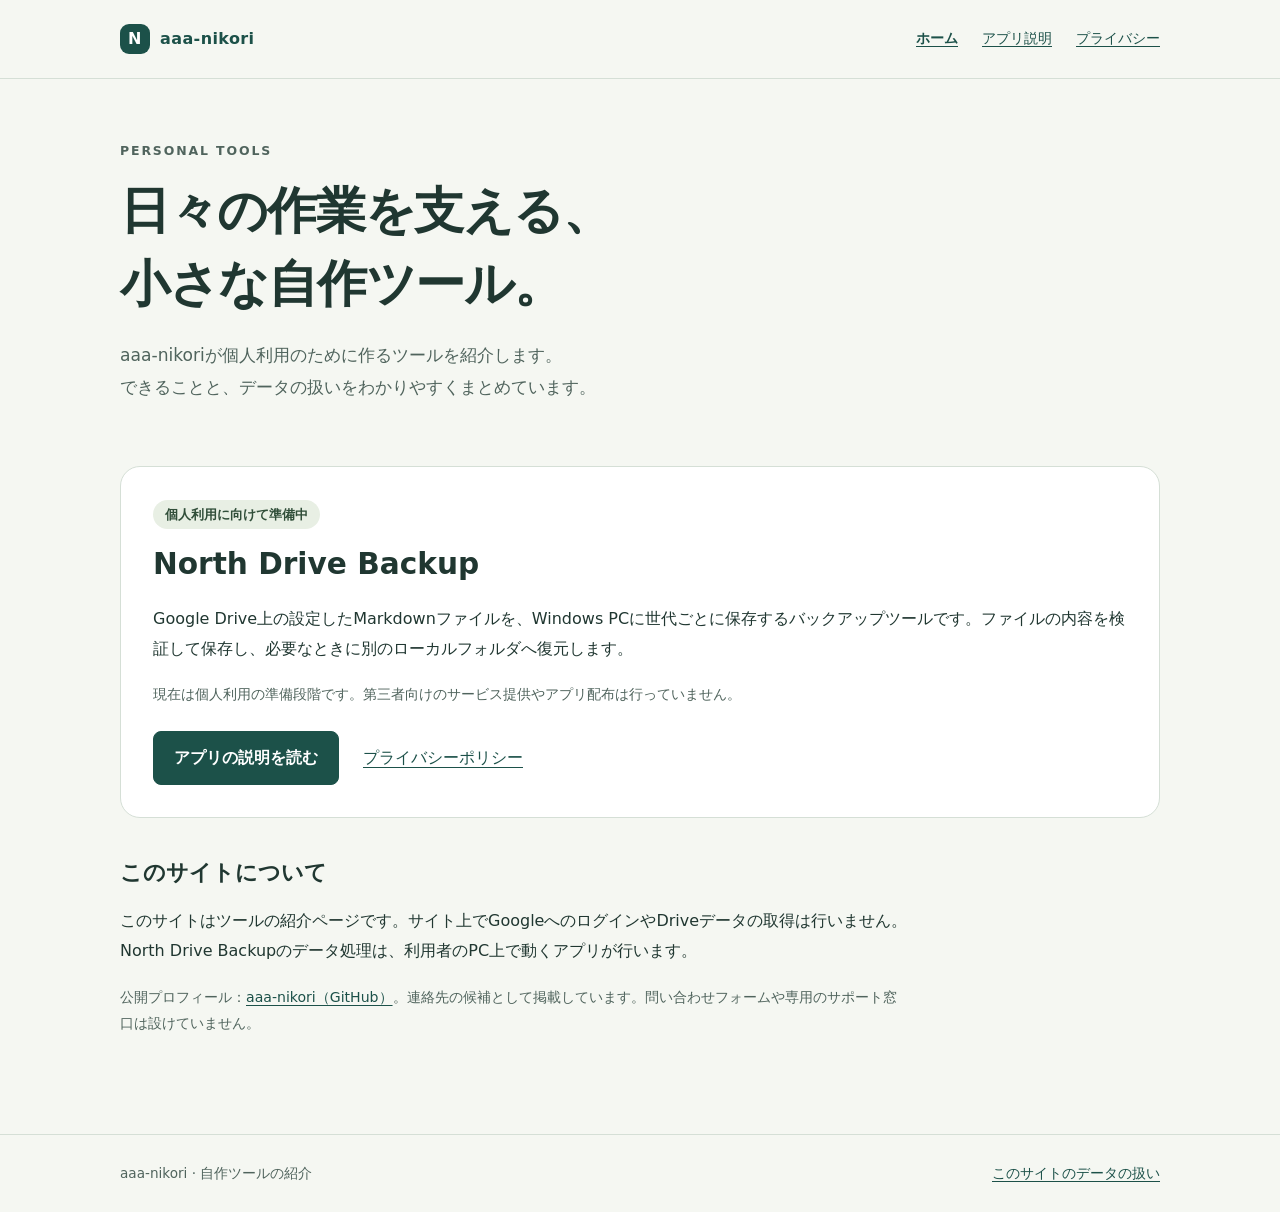
<file: index.html>
<!doctype html>
<html lang="ja">
<head>
  <meta charset="utf-8">
  <meta name="viewport" content="width=device-width, initial-scale=1">
  <meta name="description" content="aaa-nikoriの自作ツール紹介。個人利用のために準備しているNorth Drive Backupの機能とデータの扱いを紹介します。">
  <meta name="referrer" content="no-referrer">
  <meta http-equiv="Content-Security-Policy" content="default-src 'none'; style-src 'self'; img-src 'self'; base-uri 'none'; form-action 'none'">
  <title>自作ツールの紹介 | aaa-nikori</title>
  <link rel="icon" href="assets/favicon.svg" type="image/svg+xml">
  <link rel="stylesheet" href="assets/style.css">
</head>
<body>
  <a class="skip-link" href="#main">本文へ移動</a>
  <header class="site-header">
    <div class="wrap header-inner">
      <a class="brand" href="index.html"><span class="brand-mark" aria-hidden="true">N</span>aaa-nikori</a>
      <nav class="nav" aria-label="メインナビゲーション">
        <a href="index.html" aria-current="page">ホーム</a>
        <a href="north-drive-backup/index.html">アプリ説明</a>
        <a href="north-drive-backup/privacy.html">プライバシー</a>
      </nav>
    </div>
  </header>
  <main id="main" class="wrap">
    <div class="hero">
      <p class="eyebrow" lang="en">Personal tools</p>
      <h1>日々の作業を支える、<br>小さな自作ツール。</h1>
      <p class="lead">aaa-nikoriが個人利用のために作るツールを紹介します。<br>できることと、データの扱いをわかりやすくまとめています。</p>
    </div>
    <section aria-labelledby="tool-title" class="tool-card">
      <span class="badge">個人利用に向けて準備中</span>
      <h2 id="tool-title" lang="en">North Drive Backup</h2>
      <p>Google Drive上の設定したMarkdownファイルを、Windows PCに世代ごとに保存するバックアップツールです。ファイルの内容を検証して保存し、必要なときに別のローカルフォルダへ復元します。</p>
      <p class="small">現在は個人利用の準備段階です。第三者向けのサービス提供やアプリ配布は行っていません。</p>
      <div class="actions">
        <a class="button" href="north-drive-backup/index.html">アプリの説明を読む</a>
        <a href="north-drive-backup/privacy.html">プライバシーポリシー</a>
      </div>
    </section>
    <section class="section reading" aria-labelledby="about-title">
      <h2 id="about-title">このサイトについて</h2>
      <p>このサイトはツールの紹介ページです。サイト上でGoogleへのログインやDriveデータの取得は行いません。North Drive Backupのデータ処理は、利用者のPC上で動くアプリが行います。</p>
      <p class="small">公開プロフィール：<a href="https://github.com/aaa-nikori">aaa-nikori（GitHub）</a>。連絡先の候補として掲載しています。問い合わせフォームや専用のサポート窓口は設けていません。</p>
    </section>
  </main>
  <footer class="site-footer">
    <div class="wrap footer-inner">
      <p>aaa-nikori · 自作ツールの紹介</p>
      <a href="north-drive-backup/privacy.html#website">このサイトのデータの扱い</a>
    </div>
  </footer>
</body>
</html>
</file>
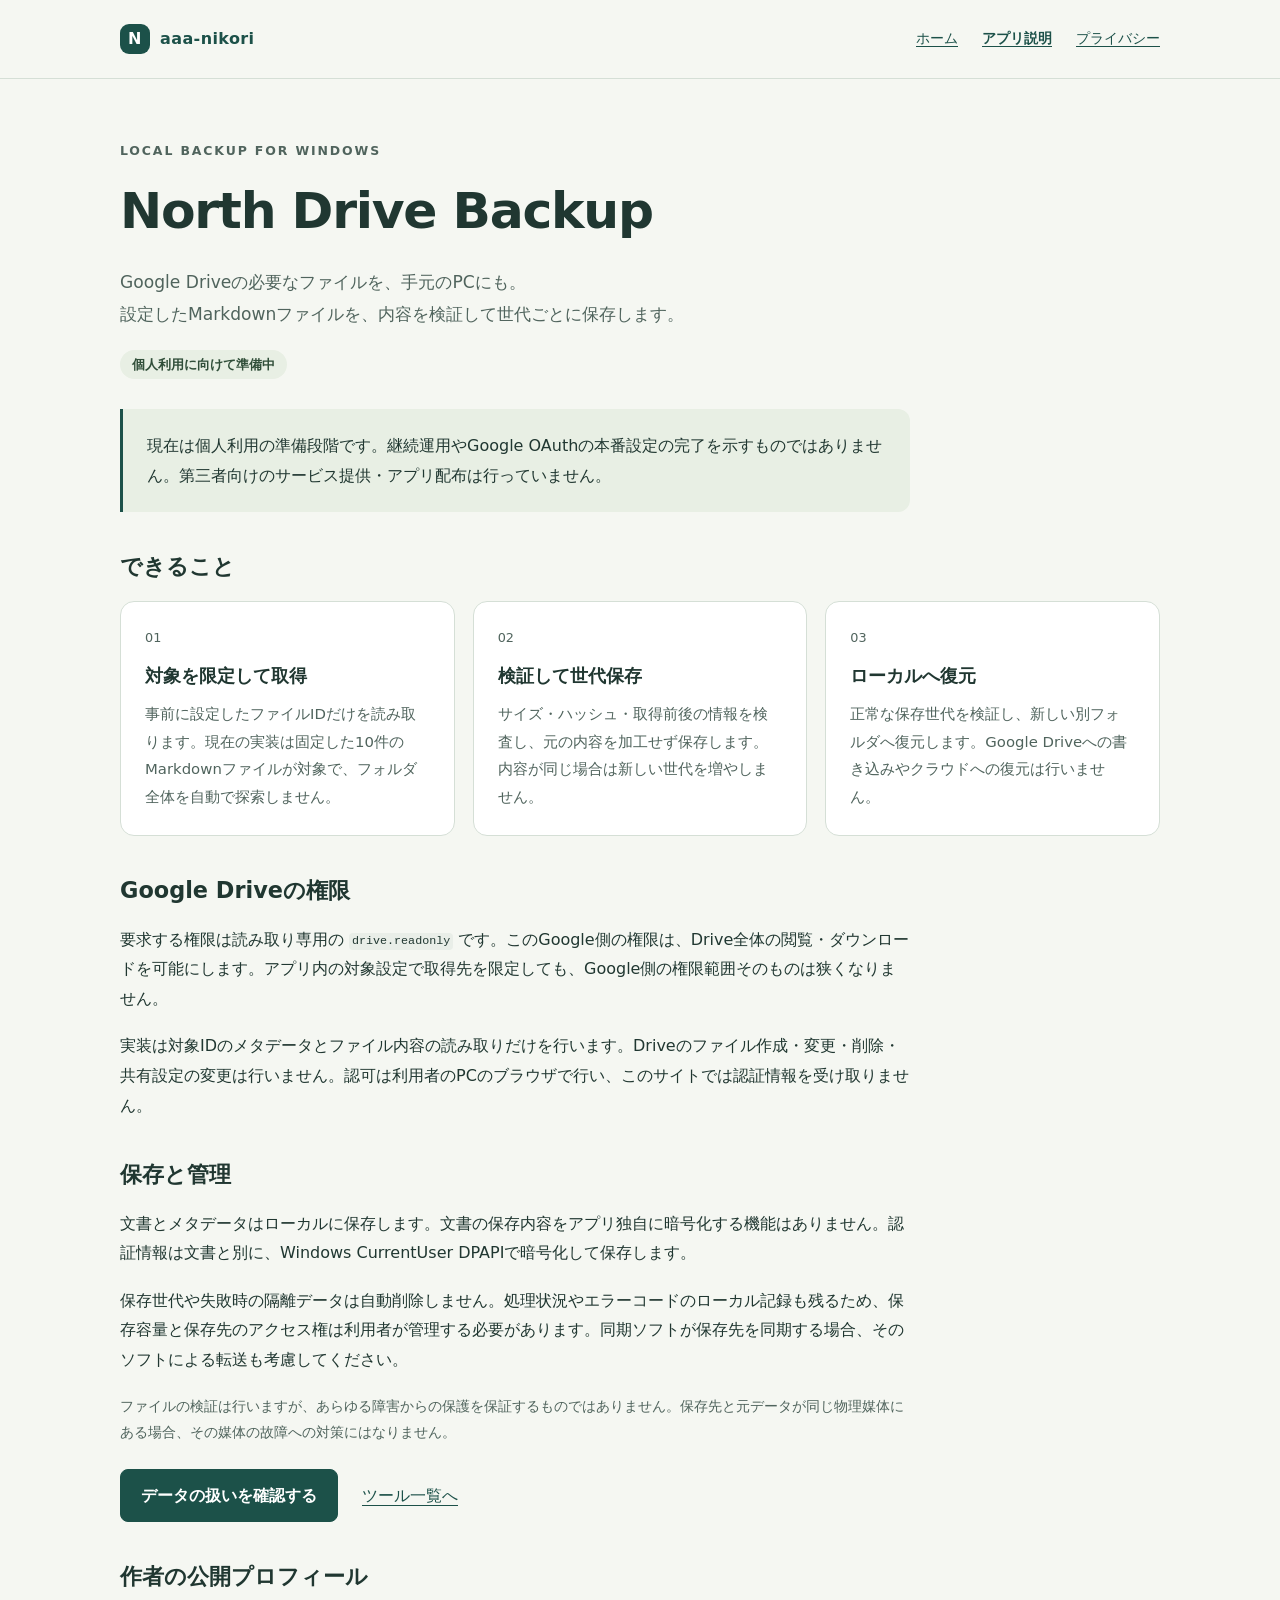
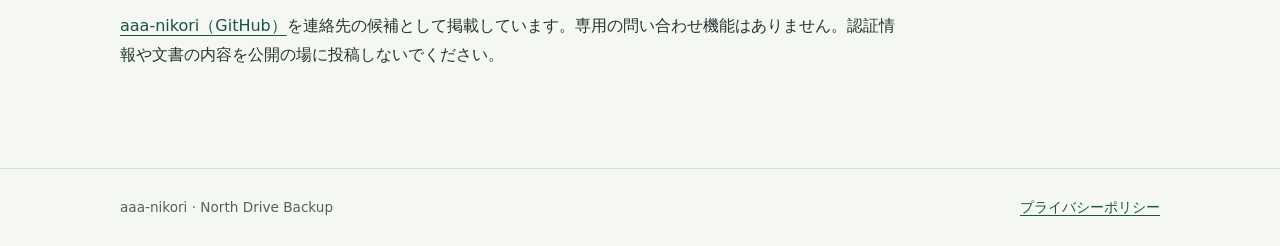
<file: north-drive-backup/index.html>
<!doctype html>
<html lang="ja">
<head>
  <meta charset="utf-8">
  <meta name="viewport" content="width=device-width, initial-scale=1">
  <meta name="description" content="North Drive Backupは、設定したGoogle DriveのMarkdownファイルをWindows PCへ世代保存する、個人利用の準備中のバックアップツールです。">
  <meta name="referrer" content="no-referrer">
  <meta http-equiv="Content-Security-Policy" content="default-src 'none'; style-src 'self'; img-src 'self'; base-uri 'none'; form-action 'none'">
  <title>North Drive Backup | アプリ説明</title>
  <link rel="icon" href="../assets/favicon.svg" type="image/svg+xml">
  <link rel="stylesheet" href="../assets/style.css">
</head>
<body>
  <a class="skip-link" href="#main">本文へ移動</a>
  <header class="site-header">
    <div class="wrap header-inner">
      <a class="brand" href="../index.html"><span class="brand-mark" aria-hidden="true">N</span>aaa-nikori</a>
      <nav class="nav" aria-label="メインナビゲーション">
        <a href="../index.html">ホーム</a>
        <a href="index.html" aria-current="page">アプリ説明</a>
        <a href="privacy.html">プライバシー</a>
      </nav>
    </div>
  </header>
  <main id="main" class="wrap">
    <div class="hero compact">
      <p class="eyebrow" lang="en">Local backup for Windows</p>
      <h1 lang="en">North Drive Backup</h1>
      <p class="lead">Google Driveの必要なファイルを、手元のPCにも。<br>設定したMarkdownファイルを、内容を検証して世代ごとに保存します。</p>
      <span class="badge">個人利用に向けて準備中</span>
    </div>
    <div class="note reading">
      <p>現在は個人利用の準備段階です。継続運用やGoogle OAuthの本番設定の完了を示すものではありません。第三者向けのサービス提供・アプリ配布は行っていません。</p>
    </div>
    <section class="section" aria-labelledby="features-title">
      <h2 id="features-title">できること</h2>
      <div class="features">
        <div class="feature"><span class="number" aria-hidden="true">01</span><h3>対象を限定して取得</h3><p>事前に設定したファイルIDだけを読み取ります。現在の実装は固定した10件のMarkdownファイルが対象で、フォルダ全体を自動で探索しません。</p></div>
        <div class="feature"><span class="number" aria-hidden="true">02</span><h3>検証して世代保存</h3><p>サイズ・ハッシュ・取得前後の情報を検査し、元の内容を加工せず保存します。内容が同じ場合は新しい世代を増やしません。</p></div>
        <div class="feature"><span class="number" aria-hidden="true">03</span><h3>ローカルへ復元</h3><p>正常な保存世代を検証し、新しい別フォルダへ復元します。Google Driveへの書き込みやクラウドへの復元は行いません。</p></div>
      </div>
    </section>
    <section class="section reading" aria-labelledby="permission-title">
      <h2 id="permission-title">Google Driveの権限</h2>
      <p>要求する権限は読み取り専用の <code>drive.readonly</code> です。このGoogle側の権限は、Drive全体の閲覧・ダウンロードを可能にします。アプリ内の対象設定で取得先を限定しても、Google側の権限範囲そのものは狭くなりません。</p>
      <p>実装は対象IDのメタデータとファイル内容の読み取りだけを行います。Driveのファイル作成・変更・削除・共有設定の変更は行いません。認可は利用者のPCのブラウザで行い、このサイトでは認証情報を受け取りません。</p>
    </section>
    <section class="section reading" aria-labelledby="storage-title">
      <h2 id="storage-title">保存と管理</h2>
      <p>文書とメタデータはローカルに保存します。文書の保存内容をアプリ独自に暗号化する機能はありません。認証情報は文書と別に、Windows CurrentUser DPAPIで暗号化して保存します。</p>
      <p>保存世代や失敗時の隔離データは自動削除しません。処理状況やエラーコードのローカル記録も残るため、保存容量と保存先のアクセス権は利用者が管理する必要があります。同期ソフトが保存先を同期する場合、そのソフトによる転送も考慮してください。</p>
      <p class="small">ファイルの検証は行いますが、あらゆる障害からの保護を保証するものではありません。保存先と元データが同じ物理媒体にある場合、その媒体の故障への対策にはなりません。</p>
      <div class="actions"><a class="button" href="privacy.html">データの扱いを確認する</a><a href="../index.html">ツール一覧へ</a></div>
    </section>
    <section class="section reading" aria-labelledby="author-title">
      <h2 id="author-title">作者の公開プロフィール</h2>
      <p><a href="https://github.com/aaa-nikori">aaa-nikori（GitHub）</a>を連絡先の候補として掲載しています。専用の問い合わせ機能はありません。認証情報や文書の内容を公開の場に投稿しないでください。</p>
    </section>
  </main>
  <footer class="site-footer"><div class="wrap footer-inner"><p>aaa-nikori · North Drive Backup</p><a href="privacy.html">プライバシーポリシー</a></div></footer>
</body>
</html>
</file>
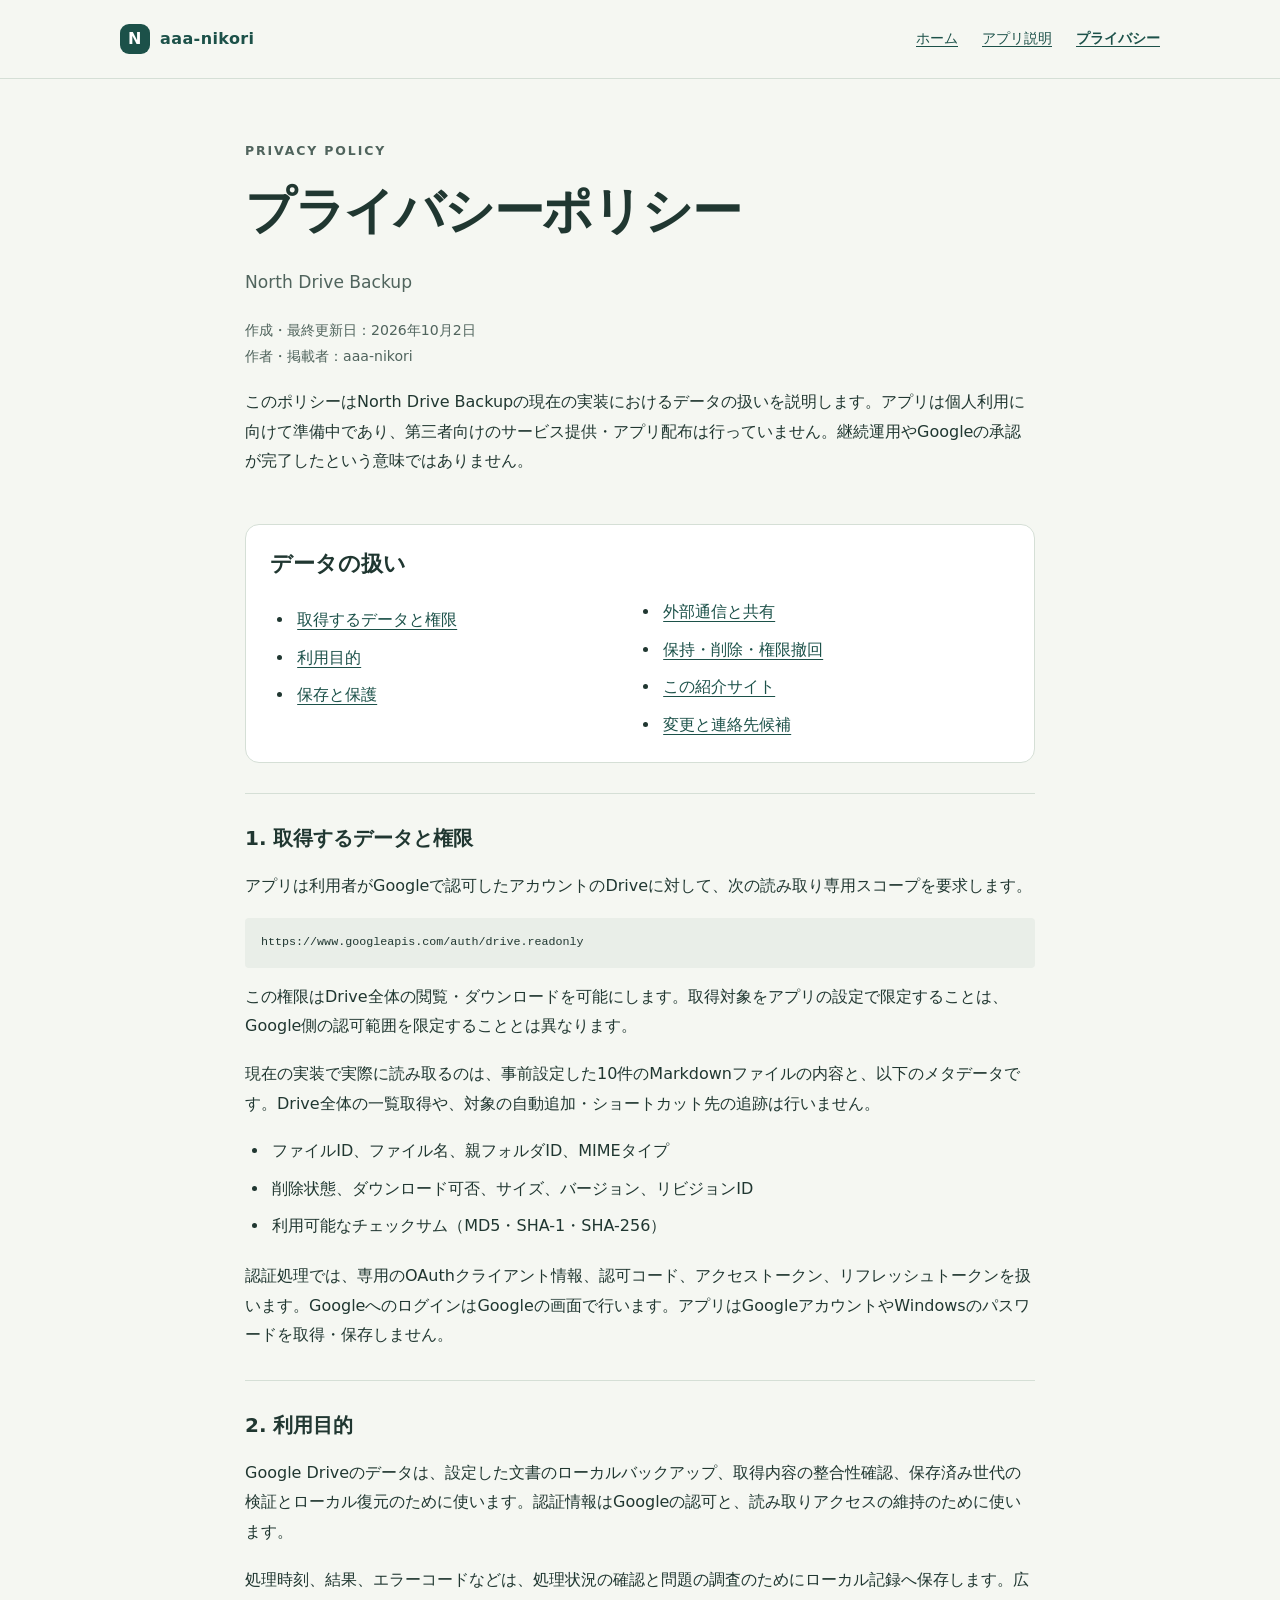
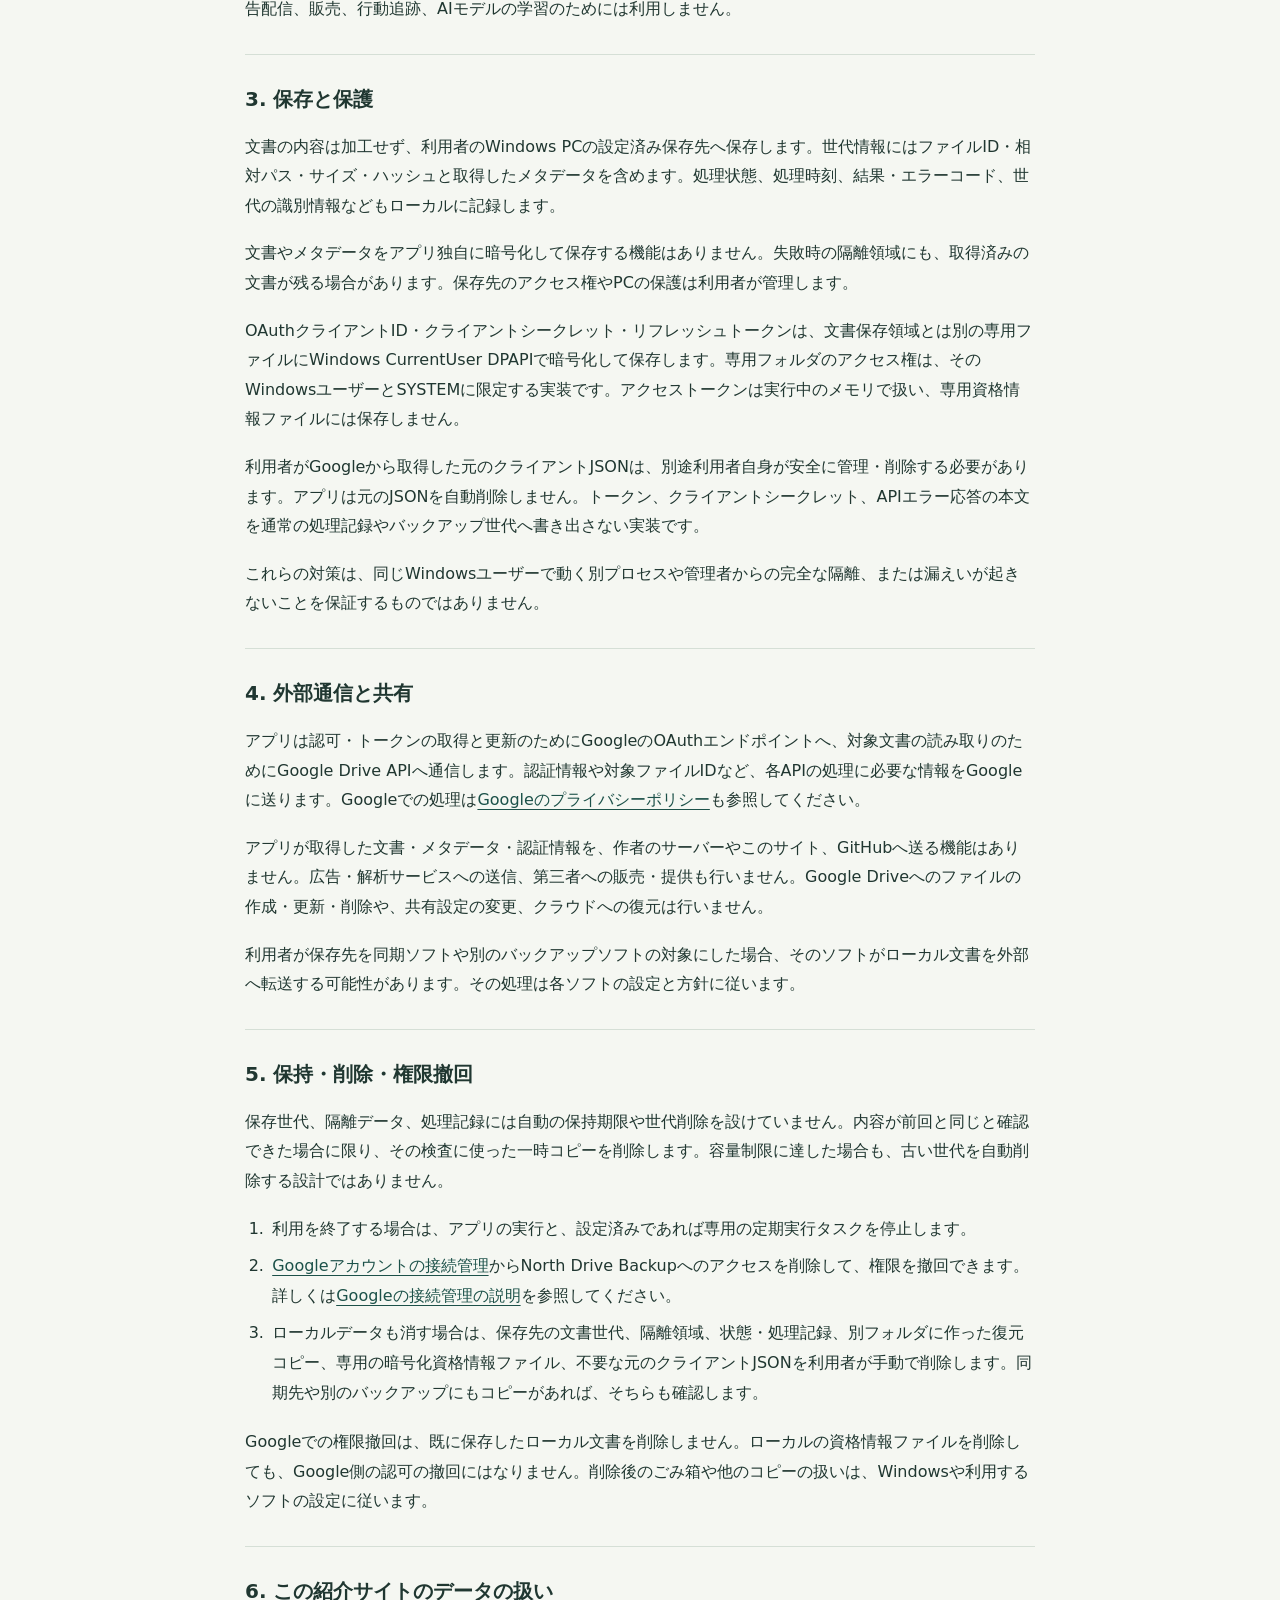
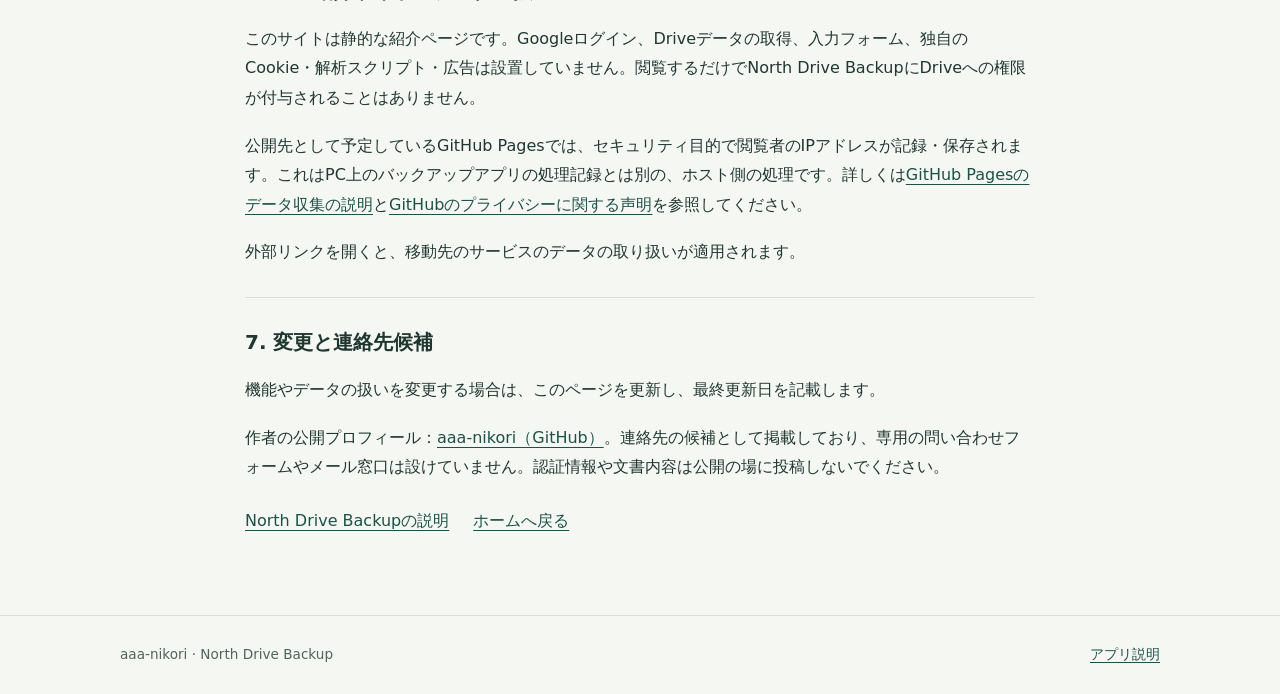
<file: north-drive-backup/privacy.html>
<!doctype html>
<html lang="ja">
<head>
  <meta charset="utf-8">
  <meta name="viewport" content="width=device-width, initial-scale=1">
  <meta name="description" content="North Drive BackupによるGoogle Driveデータの取得、利用、ローカル保存、共有、削除、権限撤回と、この紹介サイトのデータの扱いを説明します。">
  <meta name="referrer" content="no-referrer">
  <meta http-equiv="Content-Security-Policy" content="default-src 'none'; style-src 'self'; img-src 'self'; base-uri 'none'; form-action 'none'">
  <title>North Drive Backup | プライバシーポリシー</title>
  <link rel="icon" href="../assets/favicon.svg" type="image/svg+xml">
  <link rel="stylesheet" href="../assets/style.css">
</head>
<body>
  <a class="skip-link" href="#main">本文へ移動</a>
  <header class="site-header">
    <div class="wrap header-inner">
      <a class="brand" href="../index.html"><span class="brand-mark" aria-hidden="true">N</span>aaa-nikori</a>
      <nav class="nav" aria-label="メインナビゲーション">
        <a href="../index.html">ホーム</a>
        <a href="index.html">アプリ説明</a>
        <a href="privacy.html" aria-current="page">プライバシー</a>
      </nav>
    </div>
  </header>
  <main id="main" class="wrap reading">
    <div class="hero compact">
      <p class="eyebrow" lang="en">Privacy policy</p>
      <h1>プライバシーポリシー</h1>
      <p class="lead" lang="en">North Drive Backup</p>
      <p class="small">作成・最終更新日：<time datetime="2026-10-02">2026年10月2日</time><br>作者・掲載者：aaa-nikori</p>
      <p>このポリシーはNorth Drive Backupの現在の実装におけるデータの扱いを説明します。アプリは個人利用に向けて準備中であり、第三者向けのサービス提供・アプリ配布は行っていません。継続運用やGoogleの承認が完了したという意味ではありません。</p>
    </div>
    <nav class="toc" aria-label="このページの目次">
      <h2>データの扱い</h2>
      <ul><li><a href="#access">取得するデータと権限</a></li><li><a href="#use">利用目的</a></li><li><a href="#storage">保存と保護</a></li><li><a href="#sharing">外部通信と共有</a></li><li><a href="#deletion">保持・削除・権限撤回</a></li><li><a href="#website">この紹介サイト</a></li><li><a href="#changes">変更と連絡先候補</a></li></ul>
    </nav>
    <section id="access" class="policy-section">
      <h2>1. 取得するデータと権限</h2>
      <p>アプリは利用者がGoogleで認可したアカウントのDriveに対して、次の読み取り専用スコープを要求します。</p>
      <code class="scope">https://www.googleapis.com/auth/drive.readonly</code>
      <p>この権限はDrive全体の閲覧・ダウンロードを可能にします。取得対象をアプリの設定で限定することは、Google側の認可範囲を限定することとは異なります。</p>
      <p>現在の実装で実際に読み取るのは、事前設定した10件のMarkdownファイルの内容と、以下のメタデータです。Drive全体の一覧取得や、対象の自動追加・ショートカット先の追跡は行いません。</p>
      <ul><li>ファイルID、ファイル名、親フォルダID、MIMEタイプ</li><li>削除状態、ダウンロード可否、サイズ、バージョン、リビジョンID</li><li>利用可能なチェックサム（MD5・SHA-1・SHA-256）</li></ul>
      <p>認証処理では、専用のOAuthクライアント情報、認可コード、アクセストークン、リフレッシュトークンを扱います。GoogleへのログインはGoogleの画面で行います。アプリはGoogleアカウントやWindowsのパスワードを取得・保存しません。</p>
    </section>
    <section id="use" class="policy-section">
      <h2>2. 利用目的</h2>
      <p>Google Driveのデータは、設定した文書のローカルバックアップ、取得内容の整合性確認、保存済み世代の検証とローカル復元のために使います。認証情報はGoogleの認可と、読み取りアクセスの維持のために使います。</p>
      <p>処理時刻、結果、エラーコードなどは、処理状況の確認と問題の調査のためにローカル記録へ保存します。広告配信、販売、行動追跡、AIモデルの学習のためには利用しません。</p>
    </section>
    <section id="storage" class="policy-section">
      <h2>3. 保存と保護</h2>
      <p>文書の内容は加工せず、利用者のWindows PCの設定済み保存先へ保存します。世代情報にはファイルID・相対パス・サイズ・ハッシュと取得したメタデータを含めます。処理状態、処理時刻、結果・エラーコード、世代の識別情報などもローカルに記録します。</p>
      <p>文書やメタデータをアプリ独自に暗号化して保存する機能はありません。失敗時の隔離領域にも、取得済みの文書が残る場合があります。保存先のアクセス権やPCの保護は利用者が管理します。</p>
      <p>OAuthクライアントID・クライアントシークレット・リフレッシュトークンは、文書保存領域とは別の専用ファイルにWindows CurrentUser DPAPIで暗号化して保存します。専用フォルダのアクセス権は、そのWindowsユーザーとSYSTEMに限定する実装です。アクセストークンは実行中のメモリで扱い、専用資格情報ファイルには保存しません。</p>
      <p>利用者がGoogleから取得した元のクライアントJSONは、別途利用者自身が安全に管理・削除する必要があります。アプリは元のJSONを自動削除しません。トークン、クライアントシークレット、APIエラー応答の本文を通常の処理記録やバックアップ世代へ書き出さない実装です。</p>
      <p>これらの対策は、同じWindowsユーザーで動く別プロセスや管理者からの完全な隔離、または漏えいが起きないことを保証するものではありません。</p>
    </section>
    <section id="sharing" class="policy-section">
      <h2>4. 外部通信と共有</h2>
      <p>アプリは認可・トークンの取得と更新のためにGoogleのOAuthエンドポイントへ、対象文書の読み取りのためにGoogle Drive APIへ通信します。認証情報や対象ファイルIDなど、各APIの処理に必要な情報をGoogleに送ります。Googleでの処理は<a href="https://policies.google.com/privacy">Googleのプライバシーポリシー</a>も参照してください。</p>
      <p>アプリが取得した文書・メタデータ・認証情報を、作者のサーバーやこのサイト、GitHubへ送る機能はありません。広告・解析サービスへの送信、第三者への販売・提供も行いません。Google Driveへのファイルの作成・更新・削除や、共有設定の変更、クラウドへの復元は行いません。</p>
      <p>利用者が保存先を同期ソフトや別のバックアップソフトの対象にした場合、そのソフトがローカル文書を外部へ転送する可能性があります。その処理は各ソフトの設定と方針に従います。</p>
    </section>
    <section id="deletion" class="policy-section">
      <h2>5. 保持・削除・権限撤回</h2>
      <p>保存世代、隔離データ、処理記録には自動の保持期限や世代削除を設けていません。内容が前回と同じと確認できた場合に限り、その検査に使った一時コピーを削除します。容量制限に達した場合も、古い世代を自動削除する設計ではありません。</p>
      <ol><li>利用を終了する場合は、アプリの実行と、設定済みであれば専用の定期実行タスクを停止します。</li><li><a href="https://myaccount.google.com/connections">Googleアカウントの接続管理</a>からNorth Drive Backupへのアクセスを削除して、権限を撤回できます。詳しくは<a href="https://support.google.com/accounts/answer/13533235">Googleの接続管理の説明</a>を参照してください。</li><li>ローカルデータも消す場合は、保存先の文書世代、隔離領域、状態・処理記録、別フォルダに作った復元コピー、専用の暗号化資格情報ファイル、不要な元のクライアントJSONを利用者が手動で削除します。同期先や別のバックアップにもコピーがあれば、そちらも確認します。</li></ol>
      <p>Googleでの権限撤回は、既に保存したローカル文書を削除しません。ローカルの資格情報ファイルを削除しても、Google側の認可の撤回にはなりません。削除後のごみ箱や他のコピーの扱いは、Windowsや利用するソフトの設定に従います。</p>
    </section>
    <section id="website" class="policy-section">
      <h2>6. この紹介サイトのデータの扱い</h2>
      <p>このサイトは静的な紹介ページです。Googleログイン、Driveデータの取得、入力フォーム、独自のCookie・解析スクリプト・広告は設置していません。閲覧するだけでNorth Drive BackupにDriveへの権限が付与されることはありません。</p>
      <p>公開先として予定しているGitHub Pagesでは、セキュリティ目的で閲覧者のIPアドレスが記録・保存されます。これはPC上のバックアップアプリの処理記録とは別の、ホスト側の処理です。詳しくは<a href="https://docs.github.com/en/pages/getting-started-with-github-pages/what-is-github-pages#data-collection">GitHub Pagesのデータ収集の説明</a>と<a href="https://docs.github.com/en/site-policy/privacy-policies/github-general-privacy-statement">GitHubのプライバシーに関する声明</a>を参照してください。</p>
      <p>外部リンクを開くと、移動先のサービスのデータの取り扱いが適用されます。</p>
    </section>
    <section id="changes" class="policy-section">
      <h2>7. 変更と連絡先候補</h2>
      <p>機能やデータの扱いを変更する場合は、このページを更新し、最終更新日を記載します。</p>
      <p>作者の公開プロフィール：<a href="https://github.com/aaa-nikori">aaa-nikori（GitHub）</a>。連絡先の候補として掲載しており、専用の問い合わせフォームやメール窓口は設けていません。認証情報や文書内容は公開の場に投稿しないでください。</p>
      <div class="actions"><a href="index.html">North Drive Backupの説明</a><a href="../index.html">ホームへ戻る</a></div>
    </section>
  </main>
  <footer class="site-footer"><div class="wrap footer-inner"><p>aaa-nikori · North Drive Backup</p><a href="index.html">アプリ説明</a></div></footer>
</body>
</html>
</file>
<file: assets/style.css>
:root {
  color-scheme: light;
  --paper: #f5f7f2;
  --surface: #ffffff;
  --ink: #203731;
  --muted: #50645d;
  --accent: #1c5149;
  --line: #d5dfd6;
  --tint: #e8efe4;
  font-family: "Yu Gothic", "Hiragino Kaku Gothic ProN", Meiryo, system-ui, sans-serif;
  font-size: 100%;
  line-height: 1.85;
}
* { box-sizing: border-box; }
body { margin: 0; background: var(--paper); color: var(--ink); }
a { color: var(--accent); text-underline-offset: .24em; text-decoration-thickness: .08em; }
a:hover { text-decoration-thickness: .15em; }
a:focus-visible { outline: 3px solid var(--accent); outline-offset: 5px; border-radius: 2px; }
.skip-link { position: absolute; top: 8px; left: 12px; padding: 10px 16px; background: white; z-index: 2; transform: translateY(-160%); }
.skip-link:focus { transform: translateY(0); }
.wrap { width: min(100% - 48px, 1040px); margin-inline: auto; }
.site-header { border-bottom: 1px solid var(--line); }
.header-inner { display: flex; align-items: center; justify-content: space-between; gap: 24px; padding-block: 24px; }
.brand { font-family: system-ui, sans-serif; font-weight: 750; letter-spacing: .025em; text-decoration: none; }
.brand-mark { display: inline-grid; place-items: center; width: 30px; height: 30px; margin-right: 10px; border-radius: 9px; background: var(--accent); color: white; }
.nav { display: flex; flex-wrap: wrap; gap: 10px 24px; font-size: .875rem; }
.nav a[aria-current="page"] { font-weight: 700; }
main { padding-block: 60px 80px; }
.eyebrow { margin: 0 0 12px; color: var(--muted); font-family: system-ui, sans-serif; font-size: .78rem; font-weight: 650; letter-spacing: .15em; text-transform: uppercase; }
h1, h2, h3 { line-height: 1.45; font-weight: 700; }
h1 { margin: 0 0 20px; font-size: clamp(1.9rem, 4.4vw, 3.15rem); letter-spacing: -.025em; overflow-wrap: anywhere; }
h2 { margin: 0 0 18px; font-size: 1.4rem; }
h3 { margin: 0 0 12px; font-size: 1.1rem; }
p { margin: 0 0 18px; }
.lead { max-width: 45em; font-size: 1.07rem; color: var(--muted); }
.hero { padding-bottom: 44px; }
.hero.compact { padding-bottom: 30px; }
.section { margin-top: 38px; }
.tool-card { padding: 32px; border: 1px solid var(--line); border-radius: 20px; background: var(--surface); }
.tool-card h2 { margin-top: 14px; font-size: clamp(1.4rem, 3vw, 1.85rem); }
.badge { display: inline-block; padding: 3px 12px; border-radius: 100px; background: var(--tint); color: #304e39; font-size: .8rem; font-weight: 700; }
.actions { display: flex; flex-wrap: wrap; align-items: center; gap: 16px 24px; margin-top: 24px; }
.button { display: inline-block; padding: 11px 20px; border: 1px solid var(--accent); border-radius: 8px; background: var(--accent); color: white; text-decoration: none; font-weight: 700; }
.button:hover { background: #133e37; }
.note { padding: 22px 24px; border-left: 3px solid var(--accent); border-radius: 0 12px 12px 0; background: var(--tint); }
.note p:last-child, .tool-card p:last-child { margin-bottom: 0; }
.features { display: grid; grid-template-columns: repeat(3, minmax(0, 1fr)); gap: 18px; }
.feature { padding: 24px; background: var(--surface); border: 1px solid var(--line); border-radius: 14px; }
.feature p { margin-bottom: 0; font-size: .93rem; color: var(--muted); }
.number { display: block; margin-bottom: 14px; font-family: system-ui, sans-serif; font-size: .8rem; color: var(--muted); }
.reading { max-width: 790px; }
.policy-section { padding-top: 30px; margin-top: 30px; border-top: 1px solid var(--line); }
.policy-section h2 { font-size: 1.25rem; }
ul, ol { padding-left: 1.5em; margin: 14px 0 20px; }
li { padding-left: .2em; margin-block: 8px; }
code { padding: .1em .25em; background: #e9eee8; border-radius: 4px; font-size: .9em; overflow-wrap: anywhere; }
.scope { display: block; margin-block: 14px; padding: 14px 16px; }
.small { font-size: .88rem; color: var(--muted); }
.toc { padding: 22px 24px; border: 1px solid var(--line); border-radius: 14px; background: var(--surface); }
.toc ul { columns: 2; margin-bottom: 0; }
.toc li { break-inside: avoid; }
.site-footer { border-top: 1px solid var(--line); font-size: .85rem; color: var(--muted); }
.footer-inner { display: flex; flex-wrap: wrap; align-items: baseline; justify-content: space-between; gap: 12px 24px; padding-block: 26px; }
.footer-inner p { margin: 0; }
@media (max-width: 700px) {
  .wrap { width: min(100% - 32px, 1040px); }
  .header-inner { align-items: flex-start; flex-direction: column; gap: 16px; padding-block: 20px; }
  .nav { gap: 8px 18px; }
  main { padding-block: 38px 52px; }
  .hero { padding-bottom: 30px; }
  .tool-card { padding: 24px; }
  .features { grid-template-columns: 1fr; }
  .toc ul { columns: 1; }
  .note, .toc { padding: 20px; }
}
@media (prefers-reduced-motion: reduce) {
  *, *::before, *::after { scroll-behavior: auto !important; }
}
</file>
